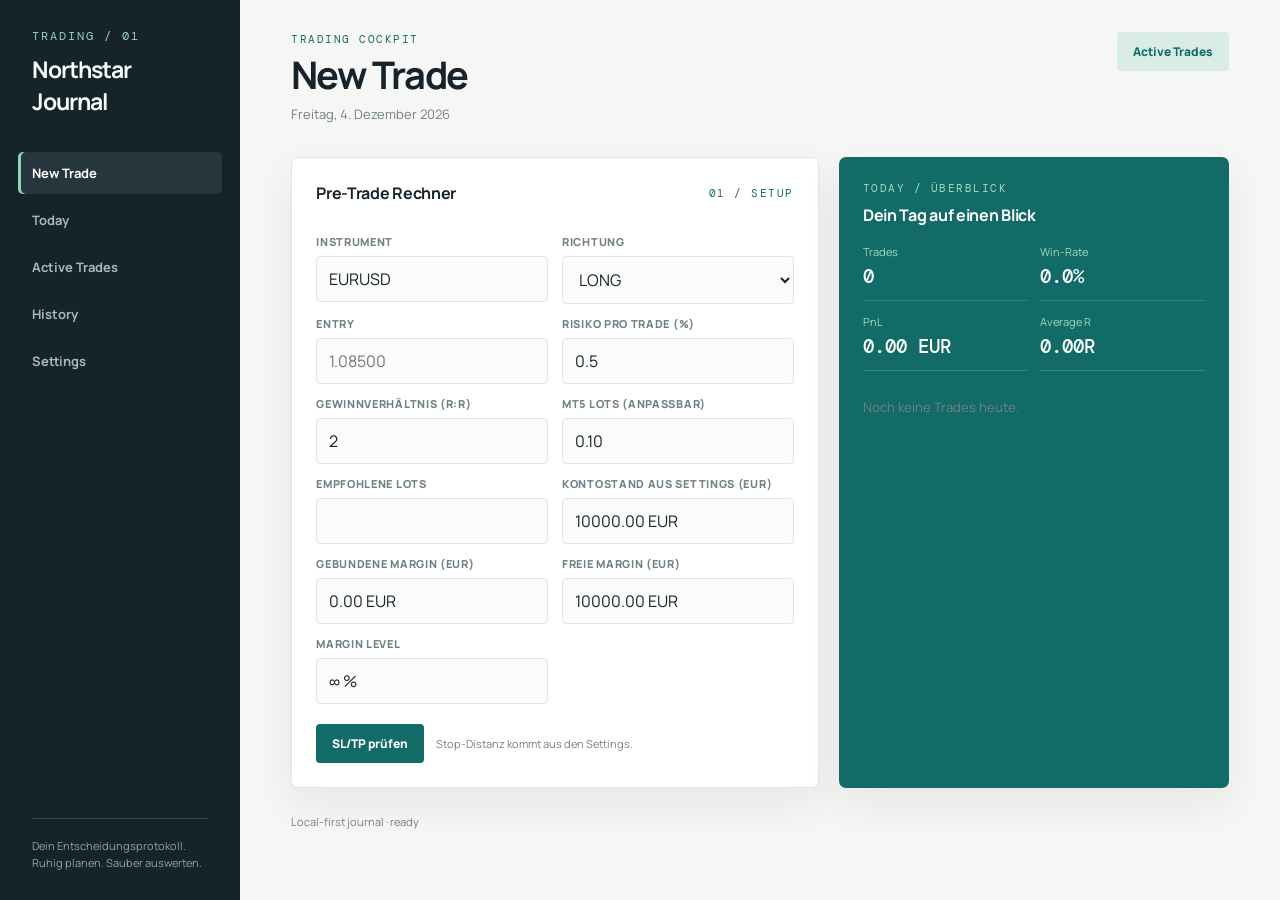
<file: index.html>
<!doctype html>
<html lang="de">
  <head>
    <meta charset="UTF-8" />
    <meta name="viewport" content="width=device-width, initial-scale=1.0" />
    <title>Northstar Journal</title>
    <link rel="stylesheet" href="css/style.css" />
  </head>
  <body>
    <div class="shell">
      <aside>
        <div class="brand">
          <div class="brand-mark">TRADING / 01</div>
          <h1>Northstar Journal</h1>
        </div>
        <nav aria-label="Hauptnavigation">
          <button class="active" data-view="new">New Trade</button
          ><button data-view="today">Today</button
          ><button data-view="active">Active Trades</button
          ><button data-view="history">History</button
          ><button data-view="settings">Settings</button>
        </nav>
        <div class="side-note">
          Dein Entscheidungsprotokoll.<br />Ruhig planen. Sauber auswerten.
        </div>
      </aside>
      <main>
        <div class="topline">
          <div>
            <div class="eyebrow">Trading cockpit</div>
            <h2 id="pageTitle">New Trade</h2>
            <div class="date" id="currentDate"></div>
          </div>
          <button class="secondary" id="quickLog">Active Trades</button>
        </div>

        <section class="view active" id="view-new">
          <div class="grid">
            <div class="card">
              <div class="card-head">
                <h3>Pre-Trade Rechner</h3>
                <span class="eyebrow">01 / Setup</span>
              </div>
              <div class="form-grid">
                <div>
                  <label for="instrument">Instrument</label
                  ><input id="instrument" value="EURUSD" />
                </div>
                <div>
                  <label for="direction">Richtung</label
                  ><select id="direction">
                    <option>LONG</option>
                    <option>SHORT</option>
                  </select>
                </div>
                <div>
                  <label for="entry">Entry</label
                  ><input
                    id="entry"
                    type="number"
                    step="0.00001"
                    placeholder="1.08500"
                  />
                </div>
                <div>
                  <label for="riskPct">Risiko pro Trade (%)</label
                  ><input id="riskPct" type="number" step="0.1" value="0.5" />
                </div>
                <div>
                  <label for="rr">Gewinnverhältnis (R:R)</label
                  ><input id="rr" type="number" step="0.1" value="2" />
                </div>
                <div>
                  <label for="lots">MT5 Lots (anpassbar)</label
                  ><input id="lots" type="number" step="0.01" min="0.01" placeholder="0.10" />
                </div>
                <div>
                  <label for="recommendedLots">Empfohlene Lots</label
                  ><input id="recommendedLots" type="text" readonly />
                </div>
                <div>
                  <label for="newBalance">Kontostand aus Settings (EUR)</label
                  ><input id="newBalance" type="text" readonly />
                </div>
                <div>
                  <label for="newMargin">Gebundene Margin (EUR)</label
                  ><input id="newMargin" type="text" readonly />
                </div>
                <div>
                  <label for="newFreeMargin">Freie Margin (EUR)</label
                  ><input id="newFreeMargin" type="text" readonly />
                </div>
                <div>
                  <label for="newMarginLevel">Margin Level</label
                  ><input id="newMarginLevel" type="text" readonly />
                </div>
              </div>
              <div class="actions">
                <button class="primary" id="calculate">SL/TP prüfen</button
                ><span class="hint">Stop-Distanz kommt aus den Settings.</span>
              </div>
              <div id="calcResult"></div>
            </div>
            <div class="card accent">
              <div class="eyebrow">Today / Überblick</div>
              <h3 style="margin-top: 9px">Dein Tag auf einen Blick</h3>
              <div class="metrics" id="todayMini"></div>
              <div id="todayMiniList" class="trade-list"></div>
            </div>
          </div>
        </section>

        <section class="view" id="view-active">
          <div class="card">
            <div class="card-head">
              <h3>Offene Positionen</h3>
              <span class="eyebrow" id="activeCount">0 active</span>
            </div>
            <p class="hint">
              Beim Schliessen wird der Gewinn oder Verlust aus Entry, Exit und
              Positionsgroesse berechnet. Erst dann aendert sich der Kontostand.
            </p>
            <div id="activeTrades" class="trade-list"></div>
          </div>
        </section>

        <section class="view" id="view-today">
          <div class="grid-wide">
            <div class="card">
              <div class="card-head">
                <h3>Session Analyse</h3>
                <span class="eyebrow">Today / Metrics</span>
              </div>
              <div class="metrics" id="todayMetrics"></div>
              <canvas
                id="equityChart"
                width="900"
                height="260"
                aria-label="Equity-Kurve"
              ></canvas>
            </div>
            <div class="card">
              <div class="eyebrow">Disziplin</div>
              <h3 style="margin-top: 9px">Compliance heute</h3>
              <div id="compliancePanel"></div>
            </div>
          </div>
        </section>

        <section class="view" id="view-prop">
          <div class="grid">
            <div class="card accent">
              <div class="eyebrow">Risk desk</div>
              <h3 style="margin-top: 9px">Prop-Firm Status</h3>
              <div id="propMetrics" class="metrics"></div>
            </div>
            <div class="card">
              <div class="card-head">
                <h3>Limits in Echtzeit</h3>
                <span class="eyebrow">Guardrails</span>
              </div>
              <div id="propPanel"></div>
            </div>
          </div>
        </section>

        <section class="view" id="view-history">
          <div class="card">
            <div class="card-head">
              <h3>Trade History</h3>
              <span class="eyebrow" id="historyCount">0 records</span>
            </div>
            <div class="toolbar">
              <input
                id="historySearch"
                placeholder="Instrument oder Ergebnis suchen..."
              /><select id="historyFilter">
                <option value="ALL">Alle Ergebnisse</option>
                <option>WIN</option>
                <option>LOSS</option>
                <option>BE</option>
              </select>
            </div>
            <div class="table-wrap">
              <table>
                <thead>
                  <tr>
                    <th>Datum</th>
                    <th>Instrument</th>
                    <th>Side</th>
                    <th>Entry</th>
                    <th>Ergebnis</th>
                    <th>PnL</th>
                    <th>R</th>
                    <th>Plan</th>
                  </tr>
                </thead>
                <tbody id="historyBody"></tbody>
              </table>
            </div>
          </div>
        </section>

        <section class="view" id="view-settings">
          <div class="grid">
            <div class="card">
              <div class="card-head">
                <h3>Deine Konfiguration</h3>
                <span class="eyebrow">Settings</span>
              </div>
              <p class="hint">
                Der Kontostand ist der einzige Kontowert. Nach jedem
                geschlossenen Trade wird er automatisch erhöht oder verringert.
                Du kannst eine JSON-Konfiguration laden oder hier bearbeiten.
              </p>
              <div class="form-grid">
                <div class="full">
                  <label for="configName">Name der Konfiguration</label
                  ><input id="configName" value="Beispiel Prop Firm" />
                </div>
                <div>
                  <label for="currentBalance">Kontostand (EUR)</label
                  ><input id="currentBalance" type="number" step="100" />
                </div>
                <div>
                  <label for="stopDistance">Stop-Distanz</label
                  ><input id="stopDistance" type="number" step="0.00001" />
                </div>
                <div>
                  <label for="leverage">Hebel (1 : X)</label
                  ><input id="leverage" type="number" step="1" min="1" />
                </div>
                <div>
                  <label for="dailyLimit">Daily Drawdown (%)</label
                  ><input id="dailyLimit" type="number" step="0.1" value="5" />
                </div>
                <div>
                  <label for="drawdownLimit">Max Drawdown (%)</label
                  ><input
                    id="drawdownLimit"
                    type="number"
                    step="0.1"
                    value="10"
                  />
                </div>
                <div>
                  <label for="profitTarget">Profit Target (%)</label
                  ><input
                    id="profitTarget"
                    type="number"
                    step="0.1"
                    value="10"
                  />
                </div>
              </div>
              <label class="switch"
                ><input id="trailing" type="checkbox" /> Trailing Drawdown
                verwenden</label
              >
              <div class="actions">
                <button class="primary" id="saveSettings">
                  Speichern und Datei erstellen</button
                ><button class="secondary" id="exportConfig">
                  Konfiguration exportieren
                </button>
              </div>
              <div class="notice">
                Beispiel-Konfiguration: 10.000 EUR, Daily Drawdown 5%, Max
                Drawdown 10%, Profit Target 10%, Stop-Distanz 0.00300.
              </div>
            </div>
            <div class="card">
              <div class="card-head">
                <h3>Konfiguration laden</h3>
                <span class="eyebrow">JSON Format</span>
              </div>
              <p class="hint">
                Lade eine Datei aus dem Ordner <strong>configs</strong>. Die App
                prueft die Pflichtfelder und uebernimmt nur gueltige Werte.
              </p>
              <div class="actions">
                <button class="secondary" id="importConfigButton">
                  JSON-Konfiguration laden</button
                ><input
                  id="configFile"
                  type="file"
                  accept="application/json"
                  hidden
                />
              </div>
              <div id="configStatus" class="notice">
                Aktiv: Beispiel Prop Firm
              </div>
              <div class="setting-section" style="margin-top: 24px">
                <h3>So funktioniert es</h3>
                <p class="hint">
                  Lade eine bestehende Datei aus <strong>configs</strong> oder
                  bearbeite die Werte. Beim Speichern wird eine Datei mit dem
                  Konfigurationsnamen erstellt. Waehle im Dialog den Ordner
                  <strong>configs</strong> aus.
                </p>
              </div>
            </div>
          </div>
        </section>
        <div class="footerline">
          Local-first journal · <span id="storageState">ready</span>
        </div>
      </main>
    </div>
    <script src="js/app.js" defer></script>
  </body>
</html>
</file>
<file: css/style.css>
@import url("variables.css");

* {
  box-sizing: border-box;
}
body {
  margin: 0;
  color: var(--ink);
  background: var(--paper);
  font-family: Manrope, sans-serif;
}
button,
input,
select,
textarea {
  font: inherit;
}
button {
  cursor: pointer;
}
* {
  box-sizing: border-box;
}
body {
  margin: 0;
  color: var(--ink);
  background: var(--paper);
  font-family: Manrope, sans-serif;
}
button,
input,
select,
textarea {
  font: inherit;
}
button {
  cursor: pointer;
}
.shell {
  display: grid;
  grid-template-columns: 240px 1fr;
  min-height: 100vh;
}
aside {
  background: var(--ink);
  color: #f7faf7;
  padding: 28px 18px;
  display: flex;
  flex-direction: column;
}
.brand {
  padding: 0 14px 35px;
}
.brand-mark {
  color: #8ed2b8;
  font-family: "DM Mono", monospace;
  font-size: 12px;
  letter-spacing: 2px;
  text-transform: uppercase;
}
.brand h1 {
  font-size: 23px;
  letter-spacing: -1px;
  margin: 9px 0 0;
}
nav {
  display: grid;
  gap: 5px;
}
nav button {
  border: 0;
  background: transparent;
  color: #a9b9ba;
  text-align: left;
  padding: 12px 14px;
  border-radius: 5px;
  font-weight: 700;
  font-size: 13px;
  transition: 0.2s;
}
nav button:hover,
nav button.active {
  background: #26363c;
  color: #fff;
}
nav button.active {
  box-shadow: inset 3px 0 #8ed2b8;
}
.side-note {
  margin: auto 14px 0;
  border-top: 1px solid #37484d;
  padding-top: 18px;
  color: #91a2a3;
  font-size: 11px;
  line-height: 1.6;
}
main {
  max-width: 1320px;
  width: 100%;
  padding: 32px clamp(22px, 4vw, 62px) 60px;
}
.topline {
  display: flex;
  align-items: flex-start;
  justify-content: space-between;
  gap: 20px;
  margin-bottom: 34px;
}
.eyebrow {
  color: var(--teal);
  font-family: "DM Mono", monospace;
  font-size: 11px;
  letter-spacing: 1.5px;
  text-transform: uppercase;
}
h2 {
  margin: 8px 0 0;
  font-size: clamp(25px, 3vw, 38px);
  letter-spacing: -1.8px;
  line-height: 1.1;
}
h3 {
  margin: 0 0 18px;
  font-size: 16px;
  letter-spacing: -0.3px;
}
.date {
  color: var(--muted);
  font-size: 13px;
  margin-top: 9px;
}
.view {
  display: none;
  animation: rise 0.35s ease both;
}
.view.active {
  display: block;
}
@keyframes rise {
  from {
    opacity: 0;
    transform: translateY(8px);
  }
  to {
    opacity: 1;
    transform: none;
  }
}
.grid {
  display: grid;
  grid-template-columns: 1.15fr 0.85fr;
  gap: 20px;
}
.grid-wide {
  display: grid;
  grid-template-columns: 1.4fr 0.6fr;
  gap: 20px;
}
.card {
  background: var(--white);
  border: 1px solid var(--line);
  border-radius: 7px;
  padding: 24px;
  box-shadow: var(--shadow);
}
.card.accent {
  background: var(--teal);
  color: #fff;
  border: 0;
}
.card.accent .eyebrow,
.card.accent .muted {
  color: #a6d9c5;
}
.card-head {
  display: flex;
  justify-content: space-between;
  gap: 18px;
  align-items: center;
  margin-bottom: 18px;
}
.card-head h3 {
  margin: 0;
}
.form-grid {
  display: grid;
  grid-template-columns: repeat(2, 1fr);
  gap: 0 14px;
}
label {
  display: block;
  font-size: 11px;
  font-weight: 800;
  color: var(--muted);
  margin: 12px 0 7px;
  text-transform: uppercase;
  letter-spacing: 0.7px;
}
input,
select,
textarea {
  width: 100%;
  border: 1px solid var(--line);
  border-radius: 4px;
  padding: 11px 12px;
  color: var(--ink);
  background: #fbfcfa;
  outline: none;
}
input:focus,
select:focus,
textarea:focus {
  border-color: var(--teal);
  box-shadow: 0 0 0 3px rgba(18, 107, 103, 0.11);
}
textarea {
  resize: vertical;
  min-height: 100px;
}
.full {
  grid-column: 1/-1;
}
.actions {
  display: flex;
  align-items: center;
  gap: 12px;
  margin-top: 20px;
}
.primary,
.secondary,
.danger {
  border: 0;
  border-radius: 4px;
  padding: 11px 16px;
  font-weight: 800;
  font-size: 12px;
}
.primary {
  color: #fff;
  background: var(--teal);
}
.secondary {
  color: var(--teal);
  background: var(--mint);
}
.danger {
  color: #a13d2d;
  background: #fbe3dc;
}
.primary:hover,
.secondary:hover,
.danger:hover {
  filter: brightness(0.96);
  transform: translateY(-1px);
}
.result {
  margin-top: 18px;
  background: #edf5f1;
  border-left: 3px solid #62a98d;
  padding: 16px;
  border-radius: 3px;
}
.result-grid,
.metrics {
  display: grid;
  grid-template-columns: repeat(2, 1fr);
  gap: 13px;
}
.metric {
  border-bottom: 1px solid rgba(223, 230, 227, 0.75);
  padding-bottom: 11px;
}
.metric small {
  display: block;
  color: var(--muted);
  font-size: 11px;
  margin-bottom: 5px;
}
.metric strong {
  font-family: "DM Mono", monospace;
  font-size: 19px;
  font-weight: 500;
}
.copy-value {
  display: block;
  margin-top: 8px;
  padding: 4px 8px;
  color: var(--muted);
  background: transparent;
  border: 1px solid var(--line);
  border-radius: 3px;
  font-size: 11px;
}
.copy-value:hover {
  color: var(--ink);
  border-color: var(--ink);
}
.accent .metric {
  border-color: #3b8680;
}
.accent .metric small {
  color: #a6d9c5;
}
.accent .metric strong {
  color: #fff;
}
.empty {
  color: var(--muted);
  font-size: 13px;
  line-height: 1.7;
}
.trade-list {
  display: grid;
  gap: 9px;
  margin-top: 12px;
}
.trade-row {
  display: grid;
  grid-template-columns: 1fr auto;
  gap: 10px;
  align-items: center;
  padding: 13px 0;
  border-bottom: 1px solid var(--line);
  font-size: 12px;
}
.trade-row:last-child {
  border-bottom: 0;
}
.trade-symbol {
  font-weight: 800;
}
.trade-meta {
  color: var(--muted);
  margin-top: 4px;
}
.win {
  color: var(--teal);
}
.loss {
  color: var(--coral);
}
.be {
  color: var(--amber);
}
.badge {
  display: inline-block;
  border-radius: 20px;
  padding: 5px 8px;
  font-family: "DM Mono", monospace;
  font-size: 10px;
}
.bar {
  height: 8px;
  background: #e9eeeb;
  border-radius: 10px;
  overflow: hidden;
  margin: 10px 0 18px;
}
.bar span {
  display: block;
  height: 100%;
  border-radius: 10px;
  background: var(--teal);
  transition: width 0.35s;
}
.bar.warn span {
  background: var(--amber);
}
.bar.danger span {
  background: var(--coral);
}
.notice {
  padding: 12px 14px;
  border-radius: 4px;
  background: #edf5f1;
  color: var(--teal);
  font-size: 12px;
  margin-top: 16px;
}
.notice.warn {
  background: #fff4da;
  color: #8c650e;
}
.notice.danger {
  background: #fbe3dc;
  color: #a13d2d;
}
canvas {
  display: block;
  width: 100%;
  height: 210px;
  margin-top: 8px;
}
.table-wrap {
  overflow: auto;
}
table {
  border-collapse: collapse;
  width: 100%;
  min-width: 650px;
  font-size: 12px;
}
th {
  color: var(--muted);
  font-size: 10px;
  text-align: left;
  text-transform: uppercase;
  letter-spacing: 0.7px;
  padding: 10px;
  border-bottom: 1px solid var(--line);
}
td {
  padding: 14px 10px;
  border-bottom: 1px solid #edf0ee;
  white-space: nowrap;
}
.toolbar {
  display: flex;
  gap: 10px;
  margin-bottom: 17px;
}
.toolbar input {
  max-width: 280px;
}
.setting-section {
  border-bottom: 1px solid var(--line);
  padding: 0 0 22px;
  margin-bottom: 22px;
}
.setting-section:last-child {
  border: 0;
  margin: 0;
  padding: 0;
}
.hint {
  color: var(--muted);
  font-size: 11px;
  line-height: 1.6;
}
.switch {
  display: flex;
  align-items: center;
  gap: 10px;
  margin: 12px 0;
  font-size: 13px;
}
.switch input {
  width: auto;
}
.footerline {
  color: var(--muted);
  font-size: 11px;
  margin-top: 26px;
}
@media (max-width: 800px) {
  .shell {
    display: block;
  }
  aside {
    padding: 17px 14px 12px;
  }
  .brand {
    padding: 0 4px 16px;
    display: flex;
    align-items: center;
    gap: 12px;
  }
  .brand h1 {
    margin: 0;
    font-size: 19px;
  }
  .brand-mark {
    font-size: 9px;
  }
  nav {
    grid-template-columns: repeat(5, 1fr);
    gap: 3px;
  }
  nav button {
    text-align: center;
    padding: 10px 3px;
    font-size: 10px;
  }
  nav button.active {
    box-shadow: inset 0 -3px #8ed2b8;
  }
  .side-note {
    display: none;
  }
  main {
    padding: 25px 16px 40px;
  }
  .topline {
    margin-bottom: 25px;
  }
  .grid,
  .grid-wide {
    grid-template-columns: 1fr;
  }
  .card {
    padding: 18px;
  }
}
@media (max-width: 450px) {
  .form-grid,
  .result-grid,
  .metrics {
    grid-template-columns: 1fr 1fr;
    gap: 10px;
  }
  .actions {
    flex-wrap: wrap;
  }
  .actions button {
    flex: 1;
  }
  h2 {
    font-size: 28px;
  }
}
</file>
